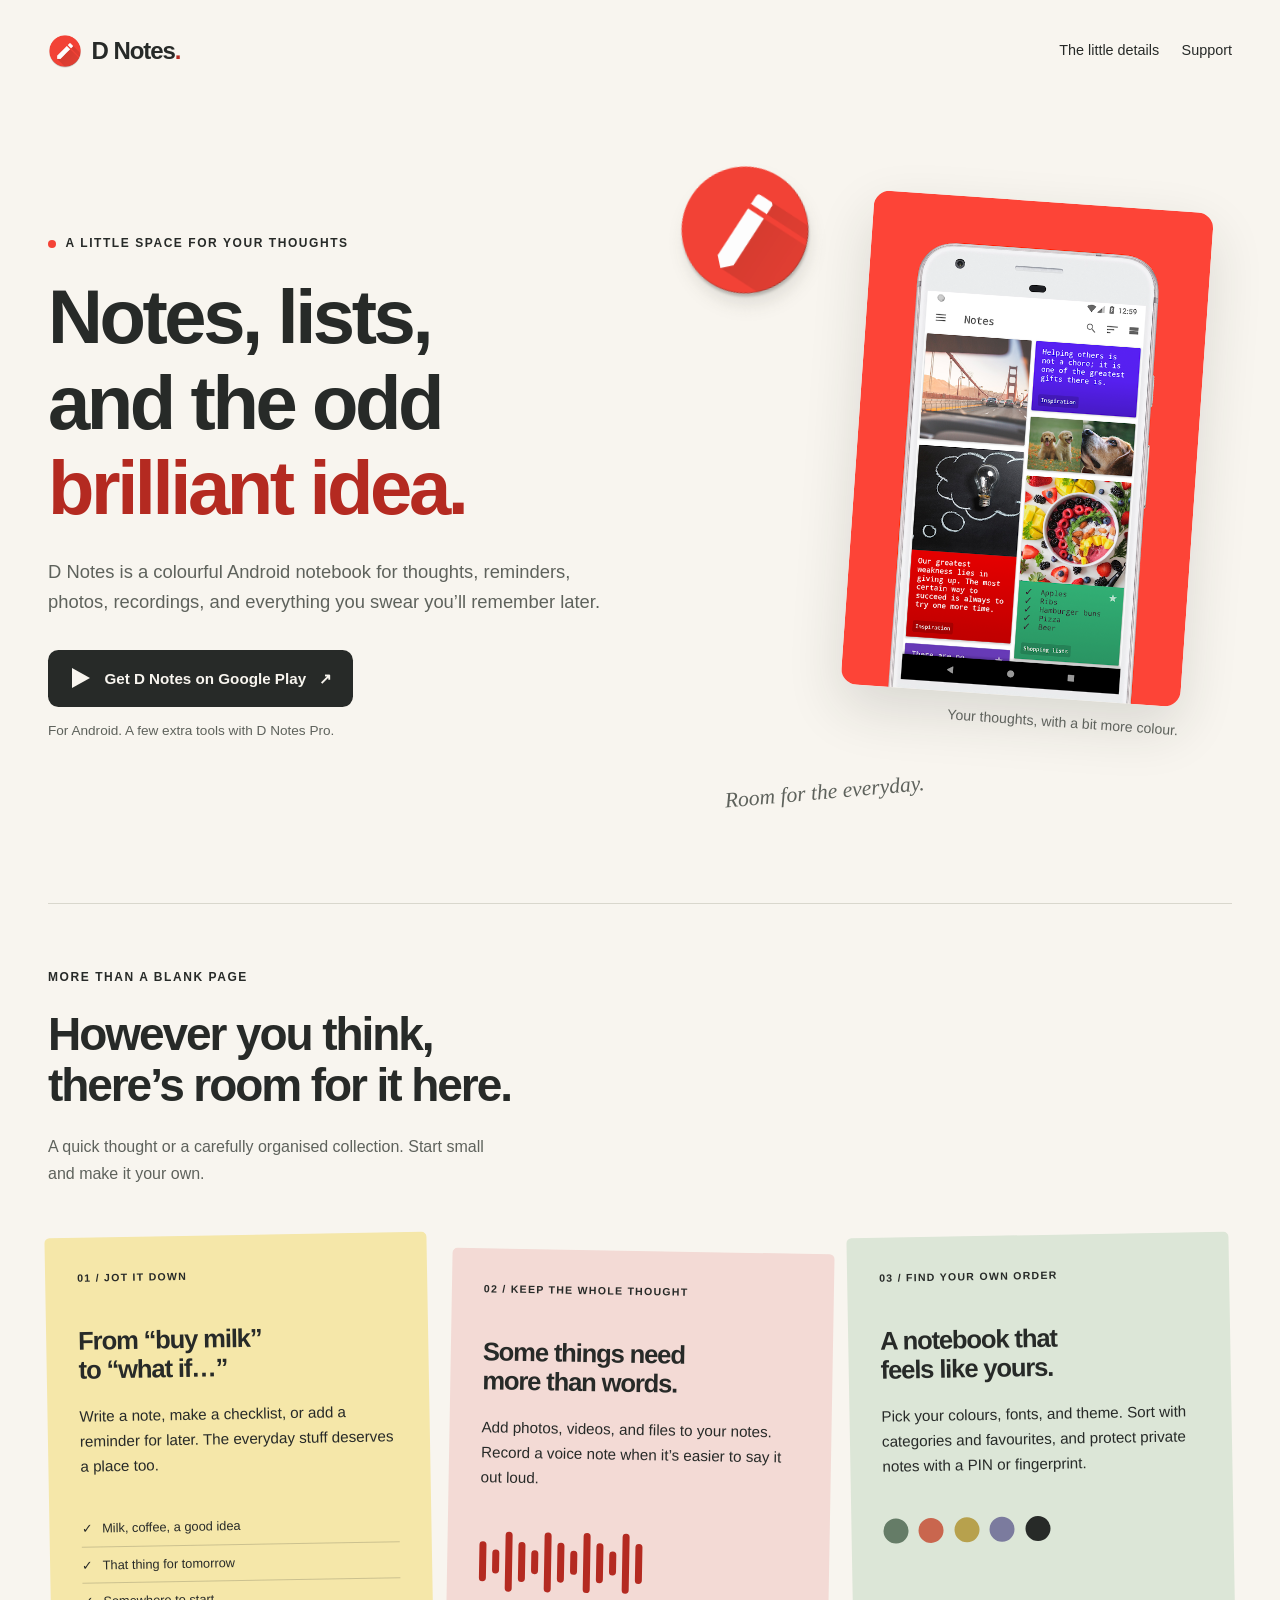
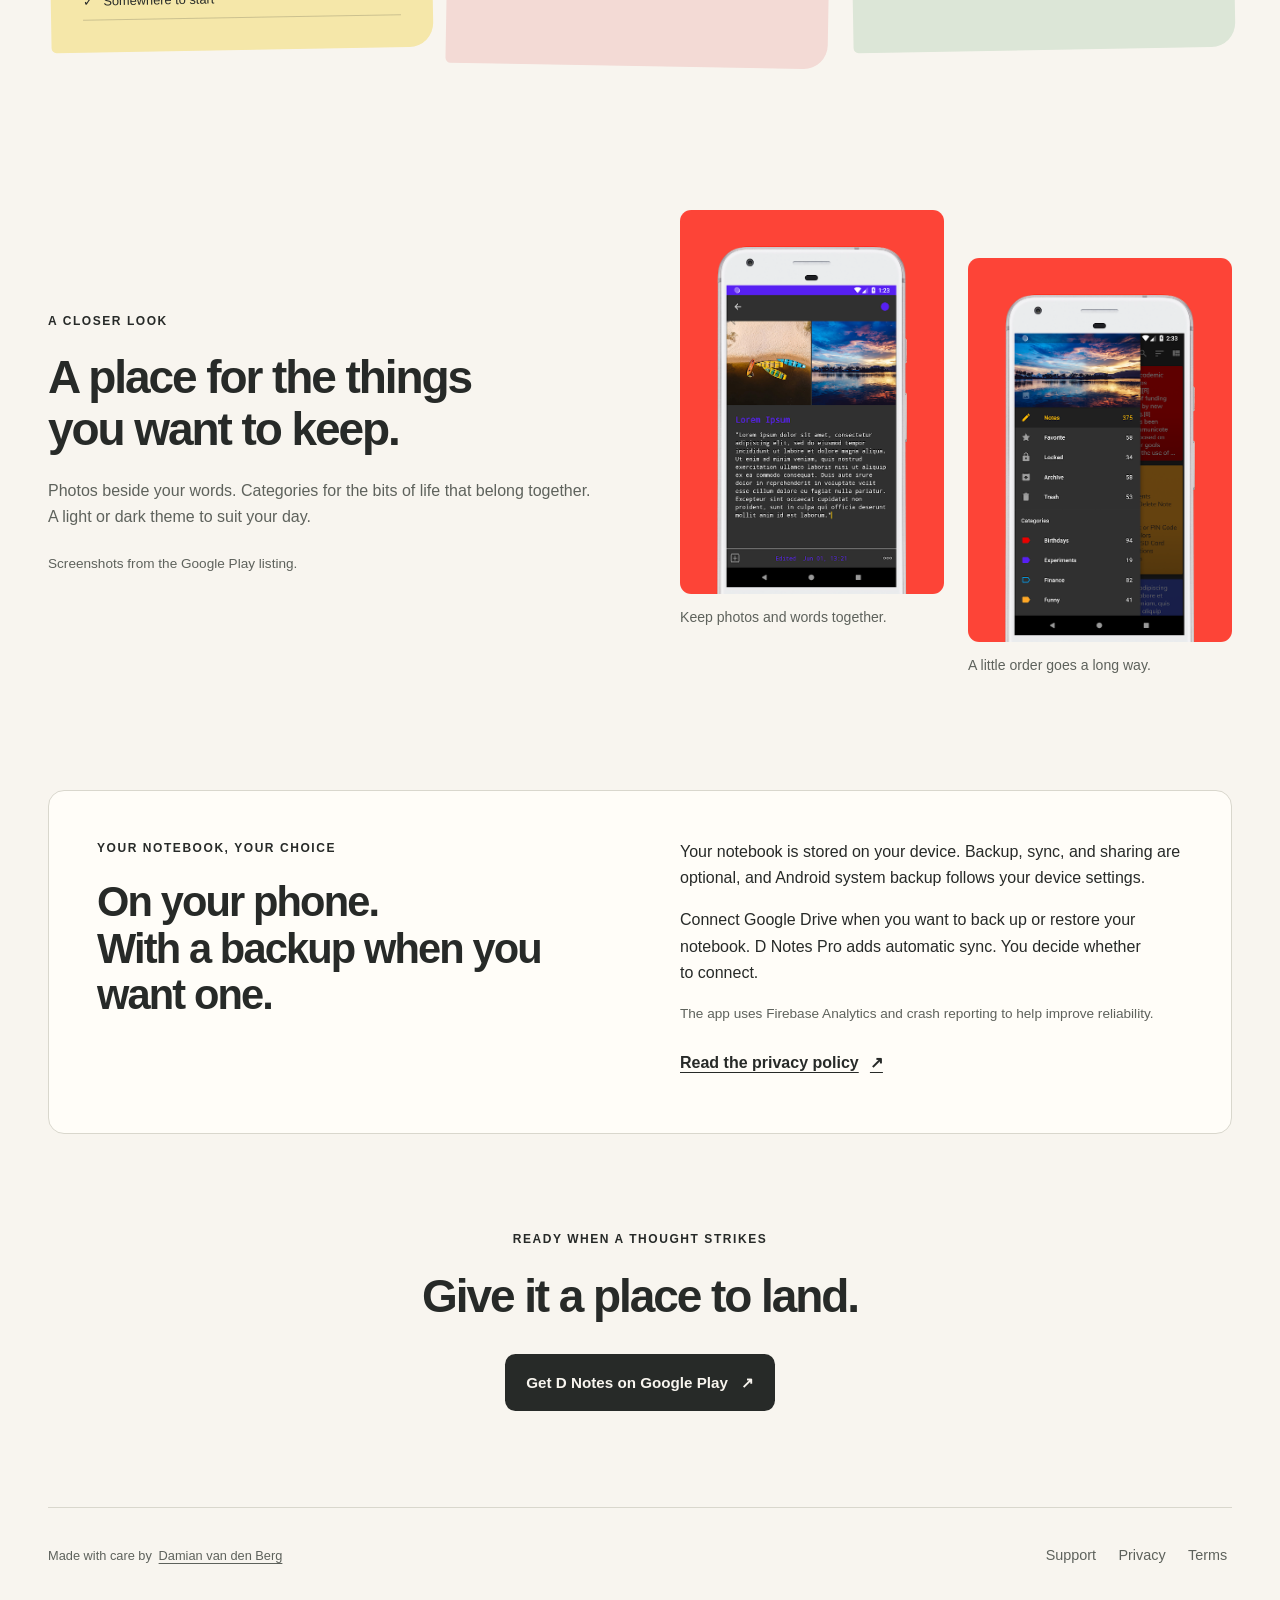
<file: d-notes/index.html>
<!doctype html>
<html lang="en">
<head>
  <meta charset="utf-8">
  <meta name="viewport" content="width=device-width, initial-scale=1">
  <title>D Notes | A colourful notebook for Android</title>
  <meta name="description" content="Notes, lists, photos, recordings, and reminders. Make room for your ideas with D Notes, a colourful Android notebook with optional Google Drive backup and sync.">
  <meta name="color-scheme" content="light dark">
  <meta name="theme-color" content="#f8f5ef" media="(prefers-color-scheme: light)">
  <meta name="theme-color" content="#202120" media="(prefers-color-scheme: dark)">
  <link rel="canonical" href="https://damianvandenberg.com/d-notes/">
  <meta property="og:type" content="website">
  <meta property="og:title" content="D Notes | Make room for your ideas">
  <meta property="og:description" content="A colourful Android notebook for notes, lists, photos, recordings, and the things you want to remember.">
  <meta property="og:url" content="https://damianvandenberg.com/d-notes/">
  <meta property="og:image" content="https://damianvandenberg.com/d-notes/assets/icon.png">
  <meta property="og:image:width" content="512">
  <meta property="og:image:height" content="512">
  <meta property="og:image:alt" content="D Notes, a white pencil on a coral circle">
  <meta name="twitter:card" content="summary">
  <meta name="twitter:title" content="D Notes | Make room for your ideas">
  <meta name="twitter:description" content="A colourful Android notebook for notes, lists, photos, recordings, and reminders.">
  <meta name="twitter:image" content="https://damianvandenberg.com/d-notes/assets/icon.png">
  <meta name="twitter:image:alt" content="D Notes app icon">
  <link rel="icon" type="image/png" href="assets/icon.png">
  <link rel="stylesheet" href="styles.css">
  <script type="application/ld+json">
  {
    "@context": "https://schema.org",
    "@type": "SoftwareApplication",
    "name": "D Notes",
    "url": "https://damianvandenberg.com/d-notes/",
    "operatingSystem": "Android",
    "applicationCategory": "ProductivityApplication",
    "description": "A colourful Android notebook for notes, checklists, attachments, and reminders, with optional Google Drive backup, restore, and sync.",
    "image": "https://damianvandenberg.com/d-notes/assets/icon.png",
    "downloadUrl": "https://play.google.com/store/apps/details?id=com.dvdb.bergnotes",
    "author": { "@type": "Person", "name": "Damian van den Berg", "url": "https://damianvandenberg.com/" }
  }
  </script>
</head>
<body>
  <a class="skip-link" href="#main">Skip to content</a>
  <header class="site-header wrap">
    <a class="wordmark" href="./" aria-label="D Notes home"><img src="assets/icon.png" width="512" height="512" alt="">D Notes<span class="wordmark-dot" aria-hidden="true">.</span></a>
    <nav aria-label="Main navigation"><a href="#features">The little details</a><a href="mailto:dvdb.software@gmail.com">Support</a></nav>
  </header>
  <main id="main" tabindex="-1">
    <section class="hero wrap" aria-labelledby="hero-heading">
      <div class="hero-copy">
        <p class="eyebrow"><span aria-hidden="true"></span> A little space for your thoughts</p>
        <h1 id="hero-heading">Notes, lists, and the odd <em>brilliant idea.</em></h1>
        <p class="intro">D Notes is a colourful Android notebook for thoughts, reminders, photos, recordings, and everything you swear you’ll remember later.</p>
        <a class="play-link" href="https://play.google.com/store/apps/details?id=com.dvdb.bergnotes"><svg width="22" height="24" viewBox="0 0 22 24" aria-hidden="true"><path d="M2 2 20 12 2 22Z" fill="currentColor"/></svg>Get D Notes on Google Play<span aria-hidden="true">↗</span></a>
        <p class="small-note">For Android. A few extra tools with D Notes Pro.</p>
      </div>
      <div class="hero-art">
        <img class="hero-icon" src="assets/icon.png" width="512" height="512" alt="D Notes app icon, a white pencil on a coral circle">
        <figure class="hero-screenshot"><img src="assets/notes.png" width="600" height="873" fetchpriority="high" alt="D Notes showing a colourful grid of text notes, photographs, and a shopping checklist"><figcaption>Your thoughts, with a bit more colour.</figcaption></figure>
        <span class="handwritten" aria-hidden="true">Room for the everyday.</span>
      </div>
    </section>

    <section class="features wrap" id="features" aria-labelledby="features-heading">
      <div class="section-heading"><p class="eyebrow">More than a blank page</p><h2 id="features-heading">However you think,<br>there’s room for it here.</h2><p>A quick thought or a carefully organised collection. Start small and make it your own.</p></div>
      <div class="feature-grid">
        <article class="feature-card yellow"><span class="card-number" aria-hidden="true">01 / JOT IT DOWN</span><h3>From “buy milk” to “what if…”</h3><p>Write a note, make a checklist, or add a reminder for later. The everyday stuff deserves a place too.</p><div class="paper-lines" aria-hidden="true"><span>Milk, coffee, a good idea</span><span>That thing for tomorrow</span><span>Somewhere to start</span></div></article>
        <article class="feature-card pink"><span class="card-number" aria-hidden="true">02 / KEEP THE WHOLE THOUGHT</span><h3>Some things need more than words.</h3><p>Add photos, videos, and files to your notes. Record a voice note when it’s easier to say it out loud.</p><div class="sound-wave" aria-hidden="true"><i></i><i></i><i></i><i></i><i></i><i></i><i></i><i></i><i></i><i></i><i></i><i></i><i></i></div></article>
        <article class="feature-card green"><span class="card-number" aria-hidden="true">03 / FIND YOUR OWN ORDER</span><h3>A notebook that feels like yours.</h3><p>Pick your colours, fonts, and theme. Sort with categories and favourites, and protect private notes with a PIN or fingerprint.</p><div class="colour-dots" aria-hidden="true"><i></i><i></i><i></i><i></i><i></i></div></article>
      </div>
    </section>

    <section class="product-section wrap" aria-labelledby="product-heading">
      <div class="product-copy"><p class="eyebrow">A closer look</p><h2 id="product-heading">A place for the things<br>you want to keep.</h2><p>Photos beside your words. Categories for the bits of life that belong together. A light or dark theme to suit your day.</p><p class="small-note">Screenshots from the Google Play listing.</p></div>
      <div class="screenshots"><figure><img src="assets/editor.png" width="600" height="873" loading="lazy" alt="D Notes editor in a dark theme, with two photos above a text note"><figcaption>Keep photos and words together.</figcaption></figure><figure><img src="assets/categories.png" width="600" height="873" loading="lazy" alt="D Notes navigation showing favourites, locked notes, archive, trash, and coloured categories"><figcaption>A little order goes a long way.</figcaption></figure></div>
    </section>

    <section class="trust wrap" aria-labelledby="trust-heading">
      <div><p class="eyebrow">Your notebook, your choice</p><h2 id="trust-heading">On your phone.<br>With a backup when you want one.</h2></div>
      <div><p>Your notebook is stored on your device. Backup, sync, and sharing are optional, and Android system backup follows your device settings.</p><p>Connect Google Drive when you want to back up or restore your notebook. D Notes Pro adds automatic sync. You decide whether to connect.</p><p class="small-note">The app uses Firebase Analytics and crash reporting to help improve reliability.</p><a class="text-link" href="privacy/">Read the privacy policy <span aria-hidden="true">↗</span></a></div>
    </section>

    <section class="closing wrap" aria-labelledby="closing-heading"><p class="eyebrow">Ready when a thought strikes</p><h2 id="closing-heading">Give it a place to land.</h2><a class="play-link" href="https://play.google.com/store/apps/details?id=com.dvdb.bergnotes">Get D Notes on Google Play<span aria-hidden="true">↗</span></a></section>
  </main>
  <footer class="site-footer wrap"><p>Made with care by <a href="https://damianvandenberg.com/">Damian van den Berg</a></p><nav aria-label="Footer navigation"><a href="mailto:dvdb.software@gmail.com">Support</a><a href="privacy/">Privacy</a><a href="terms/">Terms</a></nav></footer>
</body>
</html>
</file>
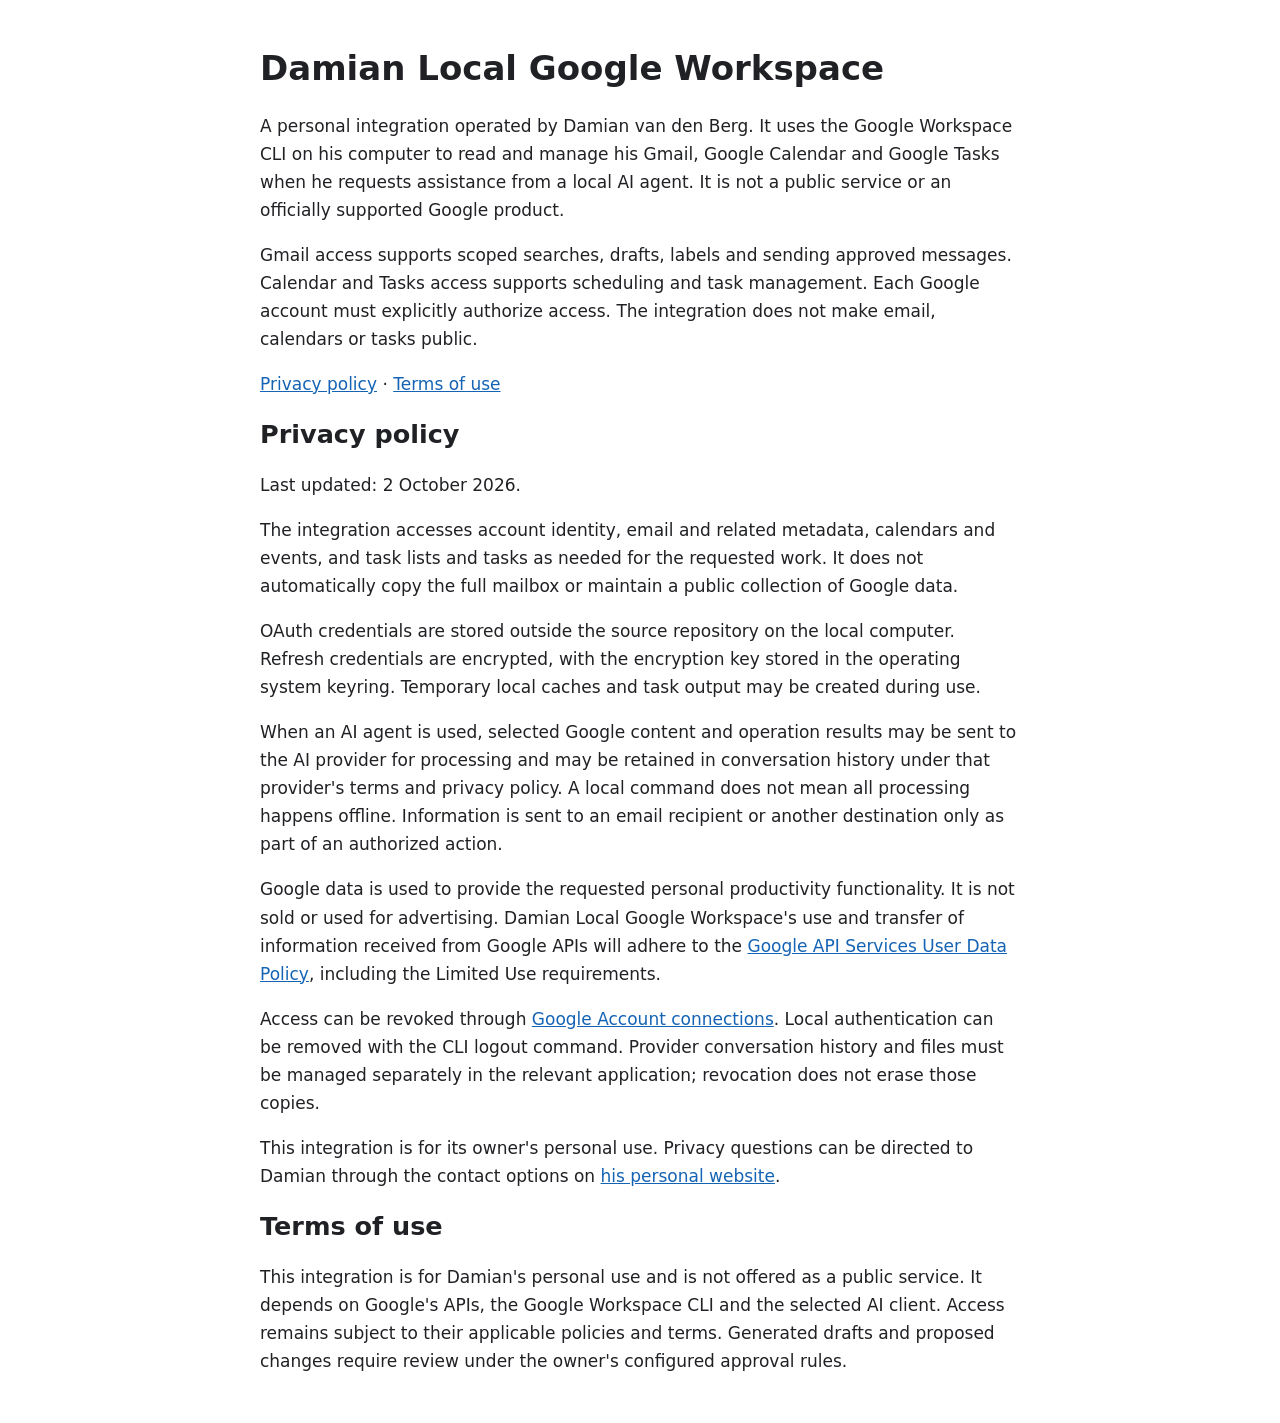
<file: google-local/index.html>
<!doctype html>
<html lang="en"><meta charset="utf-8"><meta name="viewport" content="width=device-width,initial-scale=1"><title>Damian Local Google Workspace</title>
<meta name="robots" content="noindex, follow">
<style>body{font:17px/1.65 system-ui,sans-serif;max-width:760px;margin:48px auto;padding:0 24px;color:#202124}h1,h2{line-height:1.2}a{color:#1463b4}</style>
<main><h1>Damian Local Google Workspace</h1>
<p>A personal integration operated by Damian van den Berg. It uses the Google Workspace CLI on his computer to read and manage his Gmail, Google Calendar and Google Tasks when he requests assistance from a local AI agent. It is not a public service or an officially supported Google product.</p>
<p>Gmail access supports scoped searches, drafts, labels and sending approved messages. Calendar and Tasks access supports scheduling and task management. Each Google account must explicitly authorize access. The integration does not make email, calendars or tasks public.</p>
<p><a href="#privacy">Privacy policy</a> · <a href="#terms">Terms of use</a></p>
<h2 id="privacy">Privacy policy</h2><p>Last updated: 2 October 2026.</p>
<p>The integration accesses account identity, email and related metadata, calendars and events, and task lists and tasks as needed for the requested work. It does not automatically copy the full mailbox or maintain a public collection of Google data.</p>
<p>OAuth credentials are stored outside the source repository on the local computer. Refresh credentials are encrypted, with the encryption key stored in the operating system keyring. Temporary local caches and task output may be created during use.</p>
<p>When an AI agent is used, selected Google content and operation results may be sent to the AI provider for processing and may be retained in conversation history under that provider's terms and privacy policy. A local command does not mean all processing happens offline. Information is sent to an email recipient or another destination only as part of an authorized action.</p>
<p>Google data is used to provide the requested personal productivity functionality. It is not sold or used for advertising. Damian Local Google Workspace's use and transfer of information received from Google APIs will adhere to the <a href="https://developers.google.com/terms/api-services-user-data-policy">Google API Services User Data Policy</a>, including the Limited Use requirements.</p>
<p>Access can be revoked through <a href="https://myaccount.google.com/connections">Google Account connections</a>. Local authentication can be removed with the CLI logout command. Provider conversation history and files must be managed separately in the relevant application; revocation does not erase those copies.</p>
<p>This integration is for its owner's personal use. Privacy questions can be directed to Damian through the contact options on <a href="/">his personal website</a>.</p>
<h2 id="terms">Terms of use</h2>
<p>This integration is for Damian's personal use and is not offered as a public service. It depends on Google's APIs, the Google Workspace CLI and the selected AI client. Access remains subject to their applicable policies and terms. Generated drafts and proposed changes require review under the owner's configured approval rules.</p>
</main></html>
</file>
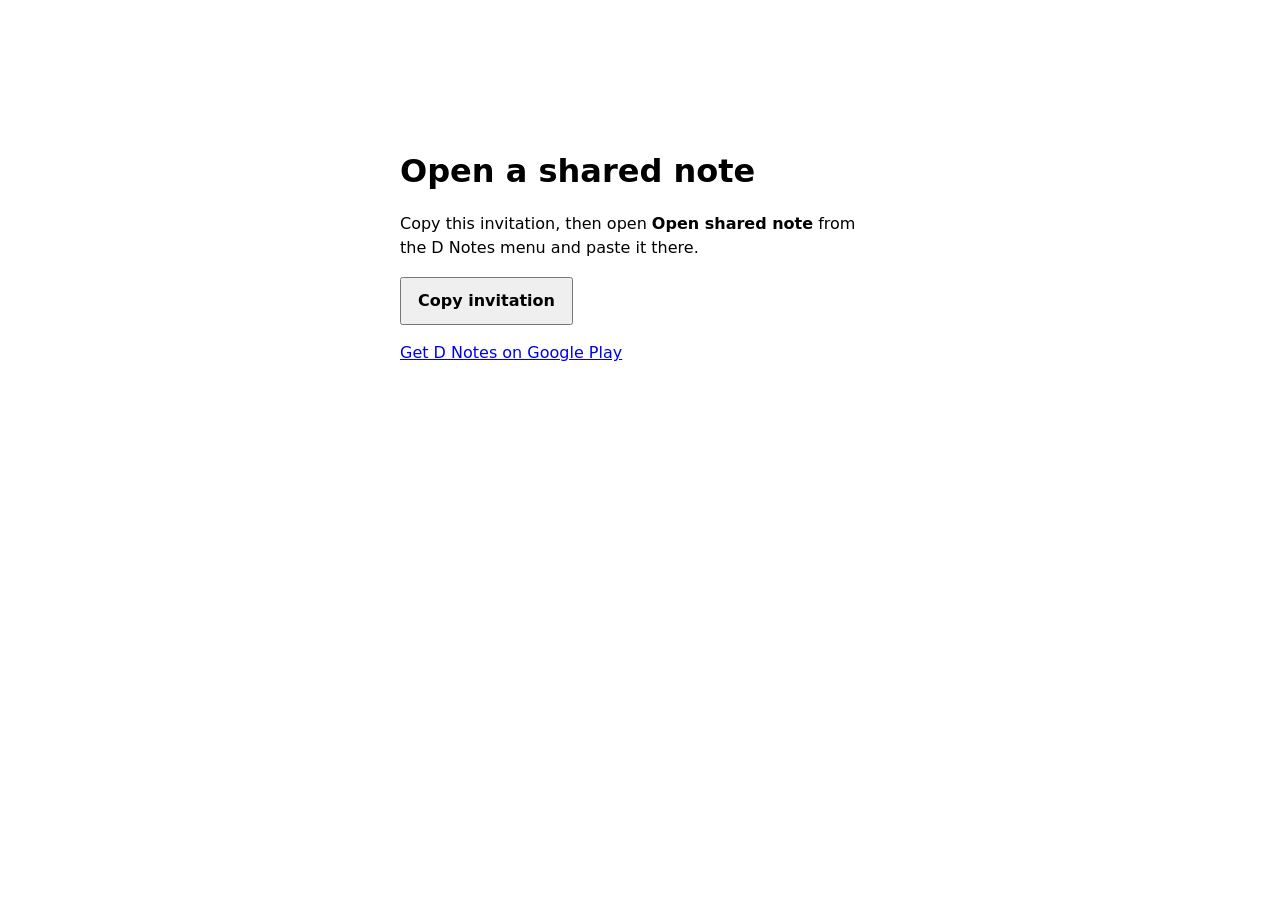
<file: d-notes/invite/index.html>
<!doctype html>
<html lang="en">
<head>
  <meta charset="utf-8">
  <meta name="viewport" content="width=device-width, initial-scale=1">
  <meta name="referrer" content="no-referrer">
  <meta name="robots" content="noindex">
  <title>Open a shared note | D Notes</title>
  <style>
    body { margin: 0; font: 1rem/1.55 system-ui, sans-serif; color-scheme: light dark; }
    main { max-width: 30rem; margin: 12vh auto; padding: 1.5rem; }
    h1 { line-height: 1.15; }
    button { font: inherit; font-weight: 600; padding: .6rem 1rem; cursor: pointer; }
  </style>
  <script src="./copy-invitation.js" defer></script>
</head>
<body>
  <main>
    <h1>Open a shared note</h1>
    <p>Copy this invitation, then open <strong>Open shared note</strong> from
      the D Notes menu and paste it there.</p>
    <button type="button" id="copy-invitation">Copy invitation</button>
    <p id="copy-status" role="status"></p>
    <p><a href="https://play.google.com/store/apps/details?id=com.dvdb.bergnotes">Get D Notes on Google Play</a></p>
  </main>
</body>
</html>
</file>
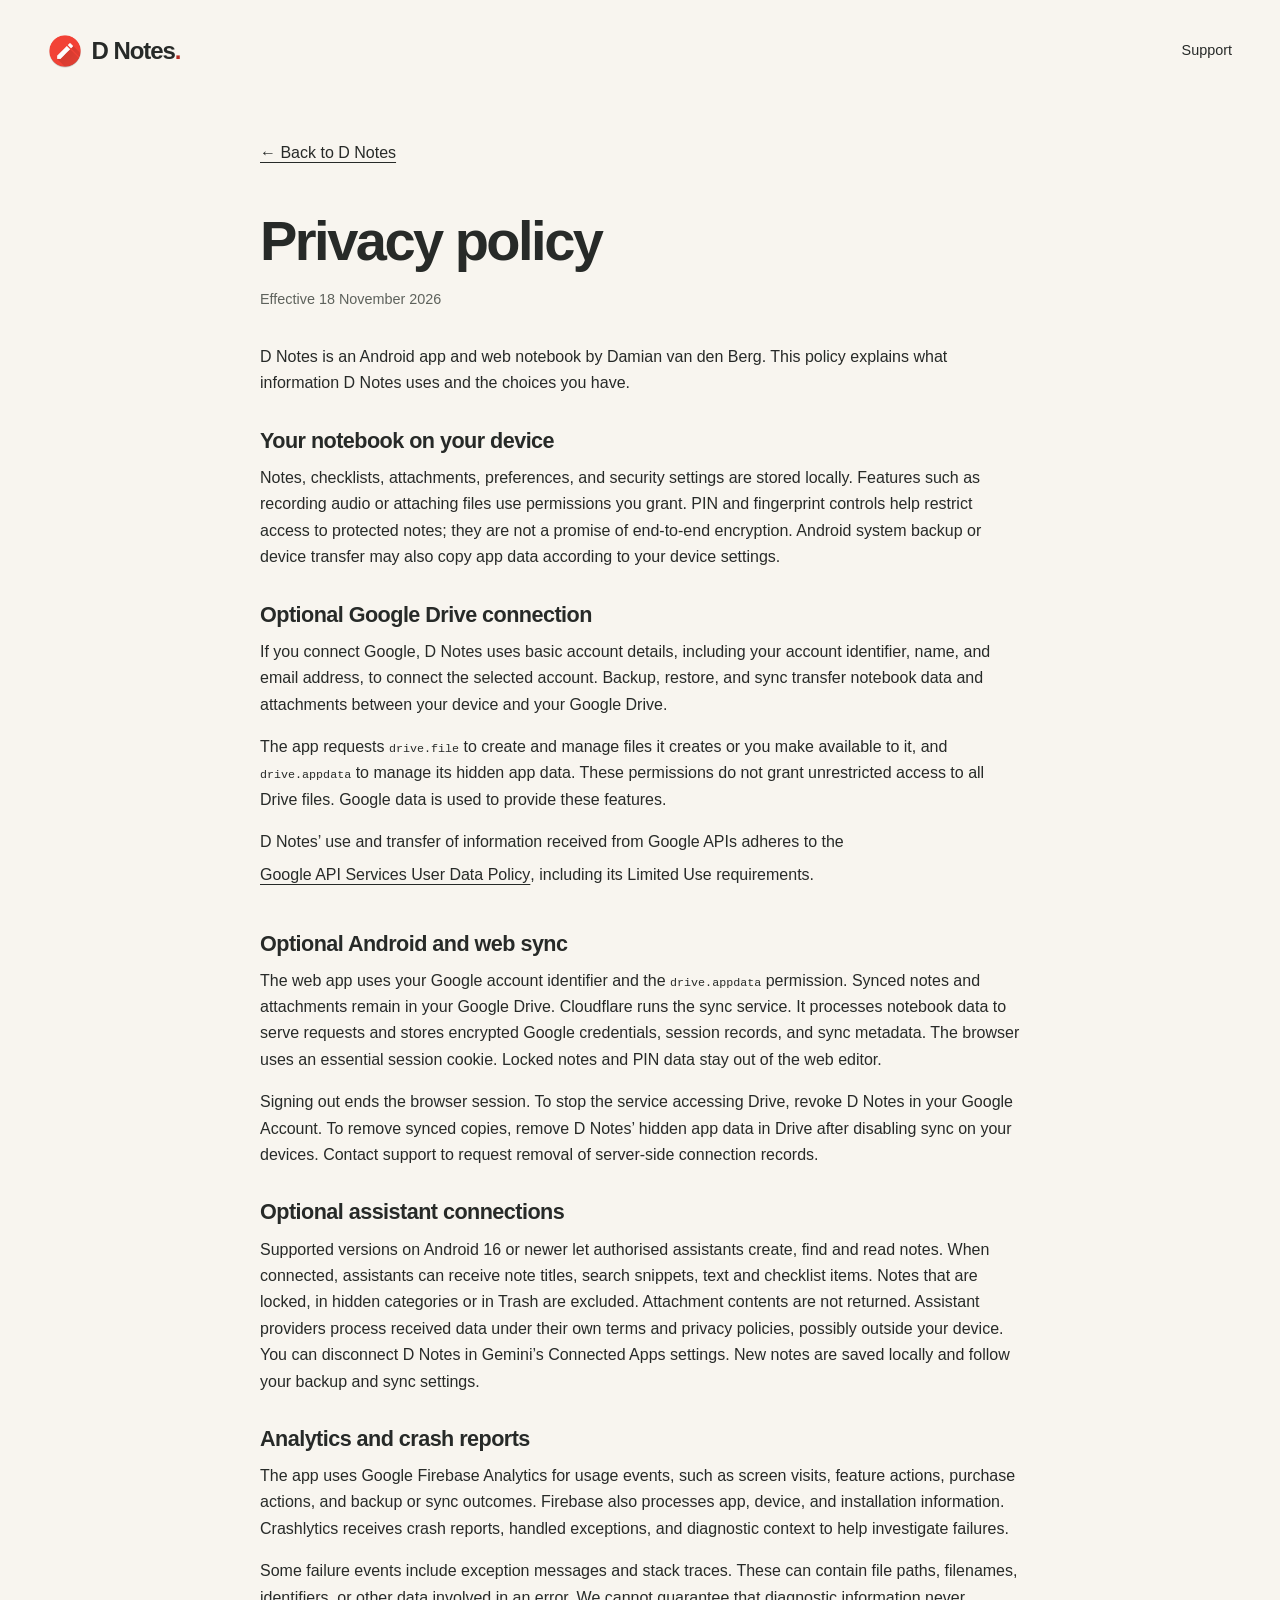
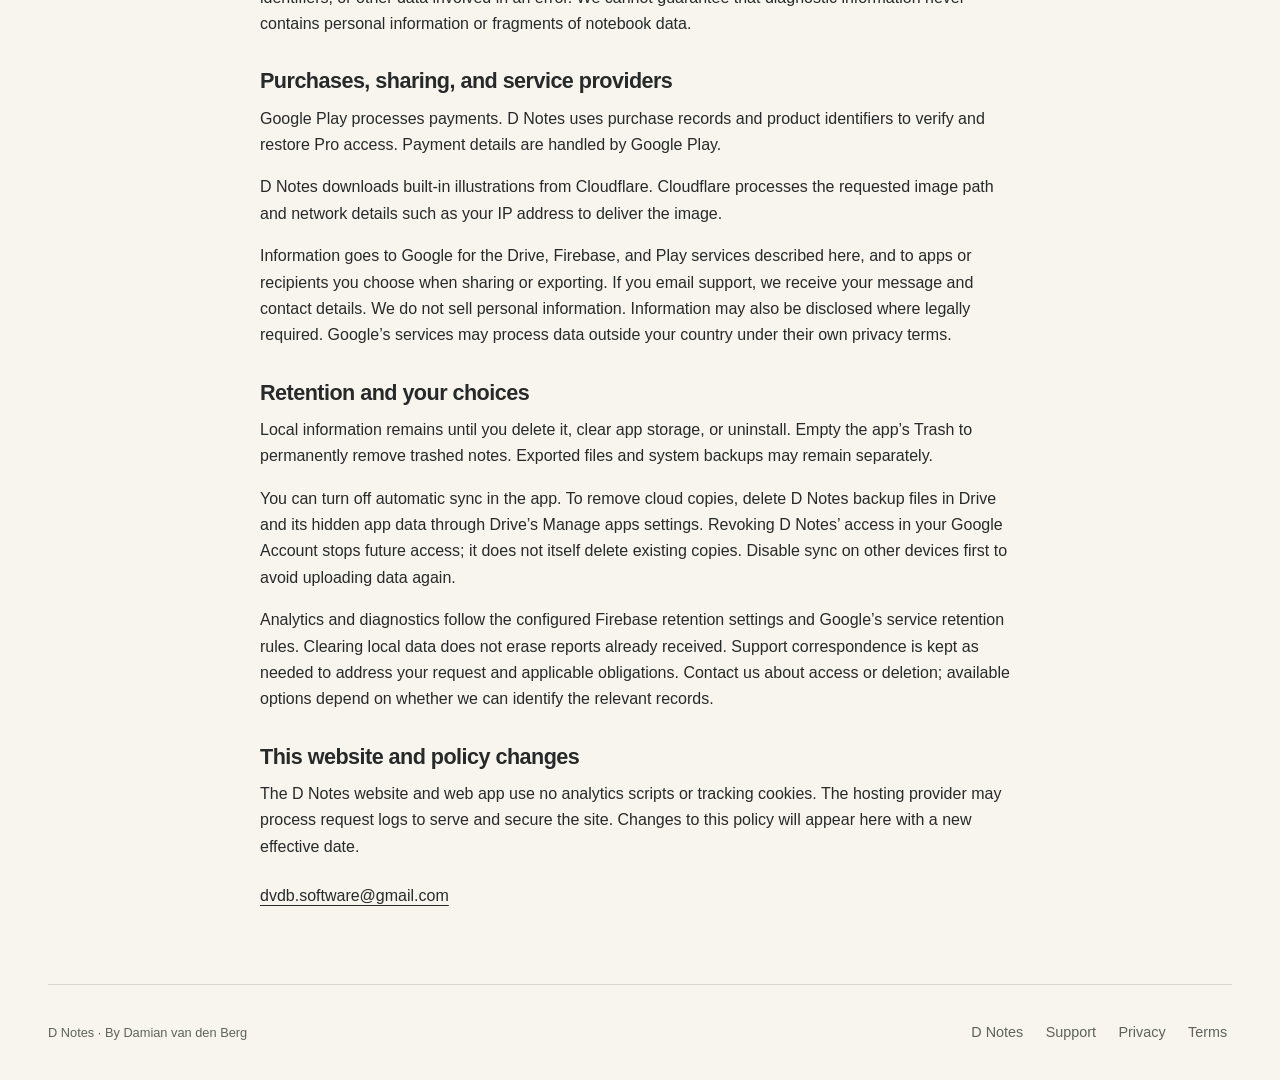
<file: d-notes/privacy/index.html>
<!doctype html>
<html lang="en" class="legal-page">
<head>
  <meta charset="utf-8">
  <meta name="viewport" content="width=device-width, initial-scale=1">
  <title>Privacy policy | D Notes</title>
  <meta name="description" content="How D Notes handles local notes, optional Google Drive backups and sync, app analytics, diagnostics, and purchases.">
  <meta name="color-scheme" content="light dark">
  <link rel="canonical" href="https://damianvandenberg.com/d-notes/privacy/">
  <link rel="icon" type="image/png" href="../assets/icon.png">
  <link rel="stylesheet" href="../styles.css">
</head>
<body>
  <a class="skip-link" href="#main">Skip to content</a>
  <header class="site-header wrap"><a class="wordmark" href="../" aria-label="D Notes home"><img src="../assets/icon.png" width="512" height="512" alt="">D Notes<span class="wordmark-dot" aria-hidden="true">.</span></a><nav aria-label="Main navigation"><a href="mailto:dvdb.software@gmail.com">Support</a></nav></header>
  <main class="legal wrap" id="main" tabindex="-1">
    <a class="back-link" href="../">← Back to D Notes</a>
    <h1>Privacy policy</h1>
    <p class="effective">Effective <time datetime="2026-11-18">18 November 2026</time></p>
    <p>D Notes is an Android app and web notebook by Damian van den Berg. This policy explains what information D Notes uses and the choices you have.</p>
    <h2>Your notebook on your device</h2>
    <p>Notes, checklists, attachments, preferences, and security settings are stored locally. Features such as recording audio or attaching files use permissions you grant. PIN and fingerprint controls help restrict access to protected notes; they are not a promise of end-to-end encryption. Android system backup or device transfer may also copy app data according to your device settings.</p>
    <h2>Optional Google Drive connection</h2>
    <p>If you connect Google, D Notes uses basic account details, including your account identifier, name, and email address, to connect the selected account. Backup, restore, and sync transfer notebook data and attachments between your device and your Google Drive.</p>
    <p>The app requests <code>drive.file</code> to create and manage files it creates or you make available to it, and <code>drive.appdata</code> to manage its hidden app data. These permissions do not grant unrestricted access to all Drive files. Google data is used to provide these features.</p>
    <p>D Notes’ use and transfer of information received from Google APIs adheres to the <a href="https://developers.google.com/terms/api-services-user-data-policy">Google API Services User Data Policy</a>, including its Limited Use requirements.</p>
    <h2>Optional Android and web sync</h2>
    <p>The web app uses your Google account identifier and the <code>drive.appdata</code> permission. Synced notes and attachments remain in your Google Drive. Cloudflare runs the sync service. It processes notebook data to serve requests and stores encrypted Google credentials, session records, and sync metadata. The browser uses an essential session cookie. Locked notes and PIN data stay out of the web editor.</p>
    <p>Signing out ends the browser session. To stop the service accessing Drive, revoke D Notes in your Google Account. To remove synced copies, remove D Notes’ hidden app data in Drive after disabling sync on your devices. Contact support to request removal of server-side connection records.</p>
    <h2>Optional assistant connections</h2>
    <p>Supported versions on Android 16 or newer let authorised assistants create, find and read notes. When connected, assistants can receive note titles, search snippets, text and checklist items. Notes that are locked, in hidden categories or in Trash are excluded. Attachment contents are not returned. Assistant providers process received data under their own terms and privacy policies, possibly outside your device. You can disconnect D Notes in Gemini’s Connected Apps settings. New notes are saved locally and follow your backup and sync settings.</p>
    <h2>Analytics and crash reports</h2>
    <p>The app uses Google Firebase Analytics for usage events, such as screen visits, feature actions, purchase actions, and backup or sync outcomes. Firebase also processes app, device, and installation information. Crashlytics receives crash reports, handled exceptions, and diagnostic context to help investigate failures.</p>
    <p>Some failure events include exception messages and stack traces. These can contain file paths, filenames, identifiers, or other data involved in an error. We cannot guarantee that diagnostic information never contains personal information or fragments of notebook data.</p>
    <h2>Purchases, sharing, and service providers</h2>
    <p>Google Play processes payments. D Notes uses purchase records and product identifiers to verify and restore Pro access. Payment details are handled by Google Play.</p>
    <p>D Notes downloads built-in illustrations from Cloudflare. Cloudflare processes the requested image path and network details such as your IP address to deliver the image.</p>
    <p>Information goes to Google for the Drive, Firebase, and Play services described here, and to apps or recipients you choose when sharing or exporting. If you email support, we receive your message and contact details. We do not sell personal information. Information may also be disclosed where legally required. Google’s services may process data outside your country under their own privacy terms.</p>
    <h2>Retention and your choices</h2>
    <p>Local information remains until you delete it, clear app storage, or uninstall. Empty the app’s Trash to permanently remove trashed notes. Exported files and system backups may remain separately.</p>
    <p>You can turn off automatic sync in the app. To remove cloud copies, delete D Notes backup files in Drive and its hidden app data through Drive’s Manage apps settings. Revoking D Notes’ access in your Google Account stops future access; it does not itself delete existing copies. Disable sync on other devices first to avoid uploading data again.</p>
    <p>Analytics and diagnostics follow the configured Firebase retention settings and Google’s service retention rules. Clearing local data does not erase reports already received. Support correspondence is kept as needed to address your request and applicable obligations. Contact us about access or deletion; available options depend on whether we can identify the relevant records.</p>
    <h2>This website and policy changes</h2>
    <p>The D Notes website and web app use no analytics scripts or tracking cookies. The hosting provider may process request logs to serve and secure the site. Changes to this policy will appear here with a new effective date.</p>
    <p><a href="mailto:dvdb.software@gmail.com">dvdb.software@gmail.com</a></p>
  </main>
  <footer class="site-footer wrap"><p>D Notes · By Damian van den Berg</p><nav aria-label="Footer navigation"><a href="../">D Notes</a><a href="mailto:dvdb.software@gmail.com">Support</a><a href="./" aria-current="page">Privacy</a><a href="../terms/">Terms</a></nav></footer>
</body>
</html>
</file>
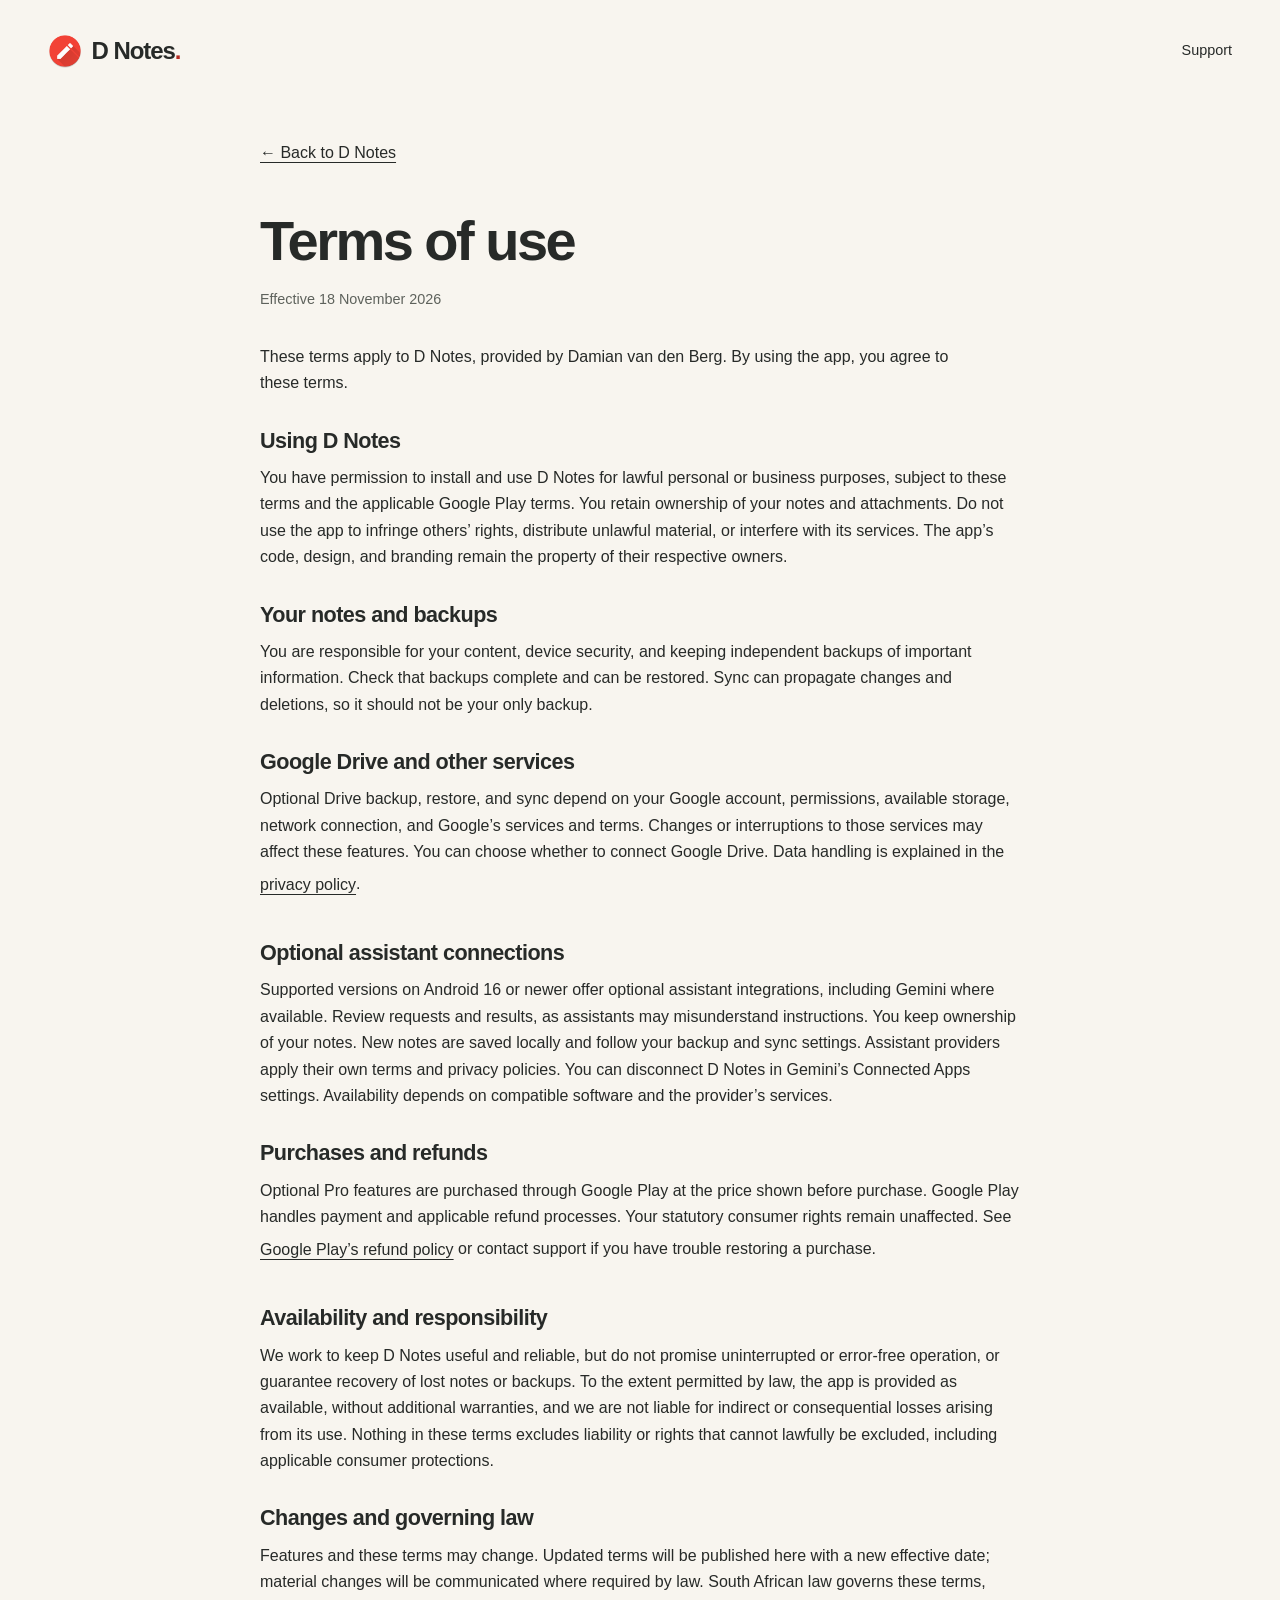
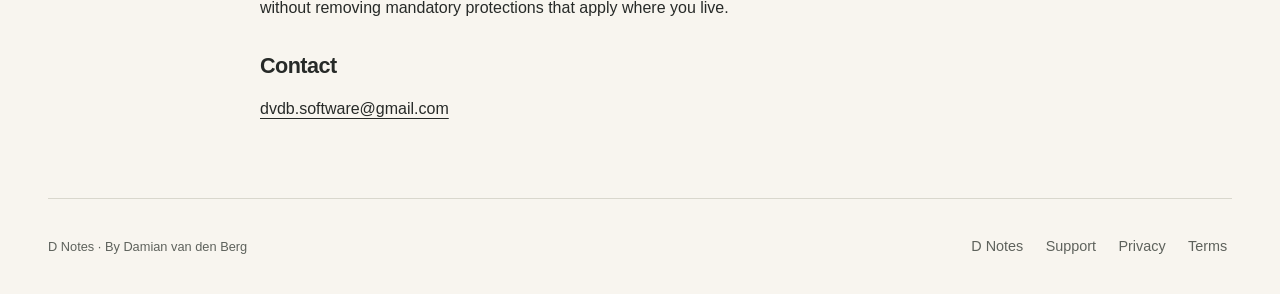
<file: d-notes/terms/index.html>
<!doctype html>
<html lang="en" class="legal-page">
<head>
  <meta charset="utf-8">
  <meta name="viewport" content="width=device-width, initial-scale=1">
  <title>Terms of use | D Notes</title>
  <meta name="description" content="Terms for using D Notes, including your notes and backups, optional Google Drive services, and Google Play purchases.">
  <meta name="color-scheme" content="light dark">
  <link rel="canonical" href="https://damianvandenberg.com/d-notes/terms/">
  <link rel="icon" type="image/png" href="../assets/icon.png">
  <link rel="stylesheet" href="../styles.css">
</head>
<body>
  <a class="skip-link" href="#main">Skip to content</a>
  <header class="site-header wrap"><a class="wordmark" href="../" aria-label="D Notes home"><img src="../assets/icon.png" width="512" height="512" alt="">D Notes<span class="wordmark-dot" aria-hidden="true">.</span></a><nav aria-label="Main navigation"><a href="mailto:dvdb.software@gmail.com">Support</a></nav></header>
  <main class="legal wrap" id="main" tabindex="-1">
    <a class="back-link" href="../">← Back to D Notes</a>
    <h1>Terms of use</h1>
    <p class="effective">Effective <time datetime="2026-11-18">18 November 2026</time></p>
    <p>These terms apply to D Notes, provided by Damian van den Berg. By using the app, you agree to these terms.</p>
    <h2>Using D Notes</h2>
    <p>You have permission to install and use D Notes for lawful personal or business purposes, subject to these terms and the applicable Google Play terms. You retain ownership of your notes and attachments. Do not use the app to infringe others’ rights, distribute unlawful material, or interfere with its services. The app’s code, design, and branding remain the property of their respective owners.</p>
    <h2>Your notes and backups</h2>
    <p>You are responsible for your content, device security, and keeping independent backups of important information. Check that backups complete and can be restored. Sync can propagate changes and deletions, so it should not be your only backup.</p>
    <h2>Google Drive and other services</h2>
    <p>Optional Drive backup, restore, and sync depend on your Google account, permissions, available storage, network connection, and Google’s services and terms. Changes or interruptions to those services may affect these features. You can choose whether to connect Google Drive. Data handling is explained in the <a href="../privacy/">privacy policy</a>.</p>
    <h2>Optional assistant connections</h2>
    <p>Supported versions on Android 16 or newer offer optional assistant integrations, including Gemini where available. Review requests and results, as assistants may misunderstand instructions. You keep ownership of your notes. New notes are saved locally and follow your backup and sync settings. Assistant providers apply their own terms and privacy policies. You can disconnect D Notes in Gemini’s Connected Apps settings. Availability depends on compatible software and the provider’s services.</p>
    <h2>Purchases and refunds</h2>
    <p>Optional Pro features are purchased through Google Play at the price shown before purchase. Google Play handles payment and applicable refund processes. Your statutory consumer rights remain unaffected. See <a href="https://support.google.com/googleplay/answer/2479637">Google Play’s refund policy</a> or contact support if you have trouble restoring a purchase.</p>
    <h2>Availability and responsibility</h2>
    <p>We work to keep D Notes useful and reliable, but do not promise uninterrupted or error-free operation, or guarantee recovery of lost notes or backups. To the extent permitted by law, the app is provided as available, without additional warranties, and we are not liable for indirect or consequential losses arising from its use. Nothing in these terms excludes liability or rights that cannot lawfully be excluded, including applicable consumer protections.</p>
    <h2>Changes and governing law</h2>
    <p>Features and these terms may change. Updated terms will be published here with a new effective date; material changes will be communicated where required by law. South African law governs these terms, without removing mandatory protections that apply where you live.</p>
    <h2>Contact</h2>
    <p><a href="mailto:dvdb.software@gmail.com">dvdb.software@gmail.com</a></p>
  </main>
  <footer class="site-footer wrap"><p>D Notes · By Damian van den Berg</p><nav aria-label="Footer navigation"><a href="../">D Notes</a><a href="mailto:dvdb.software@gmail.com">Support</a><a href="../privacy/">Privacy</a><a href="./" aria-current="page">Terms</a></nav></footer>
</body>
</html>
</file>
<file: d-notes/styles.css>
:root {
  color-scheme: light dark;
  --paper: #f8f5ef;
  --ink: #272a28;
  --muted: #5e625c;
  --coral: #F44336;
  --accent-text: #b42a21;
  --line: #d9d7cd;
  --surface: #fffdf8;
  --yellow: #f5e7a9;
  --pink: #f3dad5;
  --green: #dce6d7;
  --focus: #005f78;
  font-family: -apple-system, BlinkMacSystemFont, "Segoe UI", sans-serif;
  font-size: 100%;
  scroll-behavior: smooth;
}
* { box-sizing: border-box; }
body { margin: 0; background: var(--paper); color: var(--ink); line-height: 1.65; }
a { color: inherit; text-underline-offset: .22em; }
a:hover { text-decoration-thickness: 2px; }
a:focus-visible { outline: 3px solid var(--focus); outline-offset: 5px; border-radius: 3px; }
img { display: block; max-width: 100%; height: auto; }
figure { margin: 0; }
figcaption { font-size: .88rem; color: var(--muted); padding-top: .8rem; }
h1, h2, h3, p { margin: 0; }
h1, h2, h3 { line-height: 1.12; letter-spacing: -.045em; text-wrap: balance; }
h1 { font-size: 4.75rem; font-weight: 760; }
h1 em { color: var(--accent-text); font-style: normal; }
h2 { font-size: 2.875rem; font-weight: 720; }
h3 { font-size: 1.6rem; font-weight: 700; }
p { text-wrap: pretty; }
p + p { margin-top: 1rem; }
main:focus { outline: none; }
.wrap { width: min(1200px, calc(100% - 6rem)); margin-inline: auto; }
.skip-link { position: absolute; z-index: 10; top: .5rem; left: 1rem; padding: .8rem 1rem; background: var(--surface); transform: translateY(-200%); }
.skip-link:focus { transform: none; }
.site-header { display: flex; justify-content: space-between; align-items: center; gap: 1rem; padding-block: 1.8rem; }
.wordmark { display: inline-flex; align-items: center; min-height: 44px; gap: .6rem; font-size: 1.5rem; font-weight: 750; letter-spacing: -.045em; text-decoration: none; }
.wordmark img { width: 34px; }
.wordmark-dot { color: var(--accent-text); margin-left: -.6rem; }
nav { display: flex; align-items: center; flex-wrap: wrap; gap: .5rem 1.4rem; }
nav a, .text-link, .site-footer p a { display: inline-flex; align-items: center; min-height: 44px; }
nav a { min-width: 44px; font-size: .9rem; text-decoration: none; }
.hero { display: grid; grid-template-columns: repeat(auto-fit, minmax(min(100%, 24rem), 1fr)); gap: 4rem; align-items: center; padding-block: 4.7rem 6.5rem; }
.eyebrow { display: flex; align-items: center; gap: .6rem; font-size: .75rem; font-weight: 700; letter-spacing: .13em; text-transform: uppercase; margin-bottom: 1.3rem; }
.eyebrow > span { width: 8px; height: 8px; border-radius: 50%; background: var(--coral); flex: 0 0 auto; }
.intro { font-size: 1.15rem; color: var(--muted); margin-top: 1.7rem; max-width: 35rem; }
.play-link { display: inline-flex; align-items: center; justify-content: center; gap: .8rem; background: var(--ink); color: var(--paper); border-radius: .65rem; padding: 1rem 1.35rem; min-height: 54px; font-size: .95rem; font-weight: 650; text-decoration: none; margin-top: 2rem; transition: transform .2s ease, box-shadow .2s ease; }
.play-link svg { flex: 0 0 auto; }
.play-link:hover { transform: translateY(-3px); box-shadow: 0 6px 0 var(--coral); }
.small-note { color: var(--muted); font-size: .85rem; }
.hero-copy > .small-note { margin-top: .8rem; }
.hero-art { position: relative; width: 100%; max-width: 520px; justify-self: center; padding: 1.5rem 1rem 0 4rem; }
.hero-screenshot { transform: rotate(4deg); max-width: 340px; margin-left: auto; }
.hero-screenshot img { border-radius: 1rem; box-shadow: 0 22px 55px #25282024; }
.hero-screenshot figcaption { text-align: right; }
.hero-icon { width: 138px; position: absolute; left: -1rem; top: -1rem; z-index: 1; transform: rotate(-12deg); filter: drop-shadow(0 12px 8px #2528201a); animation: settle .85s ease-out both; }
.handwritten { display: block; margin: 2rem 0 0 -2rem; font-family: Georgia, serif; font-size: 1.35rem; font-style: italic; transform: rotate(-5deg); color: var(--muted); }
.features { padding-block: 4rem 5rem; border-top: 1px solid var(--line); scroll-margin-top: 2rem; }
.section-heading { max-width: 620px; }
.section-heading > p:last-child { margin-top: 1.4rem; color: var(--muted); max-width: 29rem; }
.feature-grid { display: grid; grid-template-columns: repeat(auto-fit, minmax(min(100%, 18rem), 1fr)); gap: 1.2rem; margin-top: 3rem; }
.feature-card { padding: 2rem; border-radius: 5px 5px 24px 5px; color: #272a28; }
.yellow { background: var(--yellow); transform: rotate(-1deg); }
.pink { background: var(--pink); transform: translateY(1rem) rotate(1deg); }
.green { background: var(--green); transform: rotate(-1deg); }
.card-number { display: block; font-size: .66rem; font-weight: 750; letter-spacing: .12em; margin-bottom: 2.5rem; }
.feature-card p { font-size: .95rem; margin-top: 1.2rem; }
.paper-lines { margin-top: 2rem; font-size: .8rem; }
.paper-lines span { display: block; border-bottom: 1px solid #272a2833; padding-block: .45rem; }
.paper-lines span::before { content: "✓"; margin-right: .6rem; }
.sound-wave { display: flex; gap: 6px; align-items: center; height: 96px; margin-top: 1.5rem; }
.sound-wave i { width: 7px; height: 24px; background: #b42a21; border-radius: 4px; }
.sound-wave i:nth-child(3n) { height: 60px; }
.sound-wave i:nth-child(3n + 1) { height: 40px; }
.colour-dots { display: flex; flex-wrap: wrap; gap: .65rem; margin-top: 2.5rem; }
.colour-dots i { width: 25px; height: 25px; border-radius: 50%; background: #657c67; }
.colour-dots i:nth-child(2) { background: #c9664e; }
.colour-dots i:nth-child(3) { background: #b7a14d; }
.colour-dots i:nth-child(4) { background: #7b7b9e; }
.colour-dots i:nth-child(5) { background: #272a28; }
.product-section { display: grid; grid-template-columns: repeat(auto-fit, minmax(min(100%, 24rem), 1fr)); gap: 5rem; align-items: center; padding-block: 5rem 7rem; }
.product-copy > p:not(.eyebrow) { margin-top: 1.4rem; color: var(--muted); }
.screenshots { display: grid; grid-template-columns: 1fr 1fr; align-items: start; gap: 1.5rem; }
.screenshots figure:last-child { margin-top: 3rem; }
.screenshots img { border-radius: .7rem; }
.trust { display: grid; grid-template-columns: repeat(auto-fit, minmax(min(100%, 20rem), 1fr)); gap: 5rem; padding: 3rem; border: 1px solid var(--line); border-radius: 1rem; background: var(--surface); }
.trust h2 { font-size: 2.6rem; }
.trust .text-link { margin-top: 1rem; gap: .7rem; font-weight: 650; }
.closing { text-align: center; padding-block: 6rem; }
.closing .eyebrow { justify-content: center; }
.site-footer { display: flex; align-items: center; justify-content: space-between; gap: 1rem 2rem; border-top: 1px solid var(--line); padding-block: 1.6rem; font-size: .8rem; color: var(--muted); }
.site-footer p a { margin-left: .2rem; }
.legal { max-width: 760px; padding-block: 2rem 4rem; }
.legal h1 { font-size: 3.5rem; }
.legal h2 { font-size: 1.35rem; margin-top: 2rem; margin-bottom: .75rem; letter-spacing: -.025em; }
.legal .effective { margin-block: 1rem 2rem; color: var(--muted); font-size: .9rem; }
.legal a { display: inline-block; min-height: 44px; padding-block: .4rem; overflow-wrap: anywhere; }
.legal code { overflow-wrap: anywhere; font-size: .9em; }
.legal .back-link { margin-bottom: 2rem; }
.legal-page { scroll-behavior: auto; }
@keyframes settle { from { opacity: 0; transform: translateY(12px) rotate(-16deg); } to { opacity: 1; transform: rotate(-12deg); } }
@media (prefers-color-scheme: dark) {
  :root { --paper: #202120; --ink: #f7f3e9; --muted: #b8bcb3; --accent-text: #ff8d81; --line: #484a44; --surface: #292b28; --focus: #9cdaec; }
  .feature-card { box-shadow: 0 12px 25px #0002; }
}
@media (max-width: 1000px) {
  h1 { font-size: 3.25rem; }
  h2 { font-size: 2rem; }
  .trust h2 { font-size: 1.9rem; }
  .legal h1 { font-size: 2.5rem; }
  .wrap { width: calc(100% - 4rem); }
  .hero { gap: 2rem; }
  .hero-art { padding-left: 2rem; }
  .hero-icon { width: 110px; left: -.7rem; }
  .feature-card { padding: 1.5rem; }
  .product-section { gap: 2.5rem; }
  .trust { gap: 2rem; padding: 2rem; }
}
@media (max-width: 720px) {
  h1 { font-size: 2.75rem; }
  .wrap { width: calc(100% - 2.5rem); }
  .site-header { padding-block: 1rem; flex-wrap: wrap; }
  .site-header nav { gap: .25rem 1rem; }
  .hero { grid-template-columns: 1fr; padding-block: 2.5rem 4rem; gap: 3rem; }
  .hero-art { width: min(100%, 390px); margin: 0 auto; padding-inline: 3rem 1rem; }
  .hero-icon { width: 115px; left: -.2rem; top: 0; }
  .handwritten { margin-left: -1rem; }
  .feature-grid { grid-template-columns: 1fr; gap: 1.5rem; }
  .feature-card { padding: 1.8rem; transform: none; }
  .features { padding-block: 3rem; }
  .card-number { margin-bottom: 1.5rem; }
  .product-section { grid-template-columns: 1fr; padding-block: 2rem 4rem; }
  .screenshots { gap: 1rem; }
  .trust { grid-template-columns: 1fr; padding: 1.5rem; }
  .closing { padding-block: 4rem; }
  .site-footer { flex-direction: column; align-items: flex-start; gap: .4rem; }
  .legal { padding-top: 1rem; }
}
@media (max-width: 380px) {
  .hero-art { padding-left: 2rem; }
  .hero-icon { width: 95px; }
  .screenshots { grid-template-columns: 1fr; padding-inline: 1rem; }
  .screenshots figure:last-child { margin-top: 1rem; }
  .play-link { padding-inline: 1rem; gap: .5rem; }
}
@media (prefers-reduced-motion: reduce) {
  :root { scroll-behavior: auto; }
  *, *::before, *::after { animation: none !important; transition: none !important; }
  .play-link:hover { transform: none; }
}
</file>
